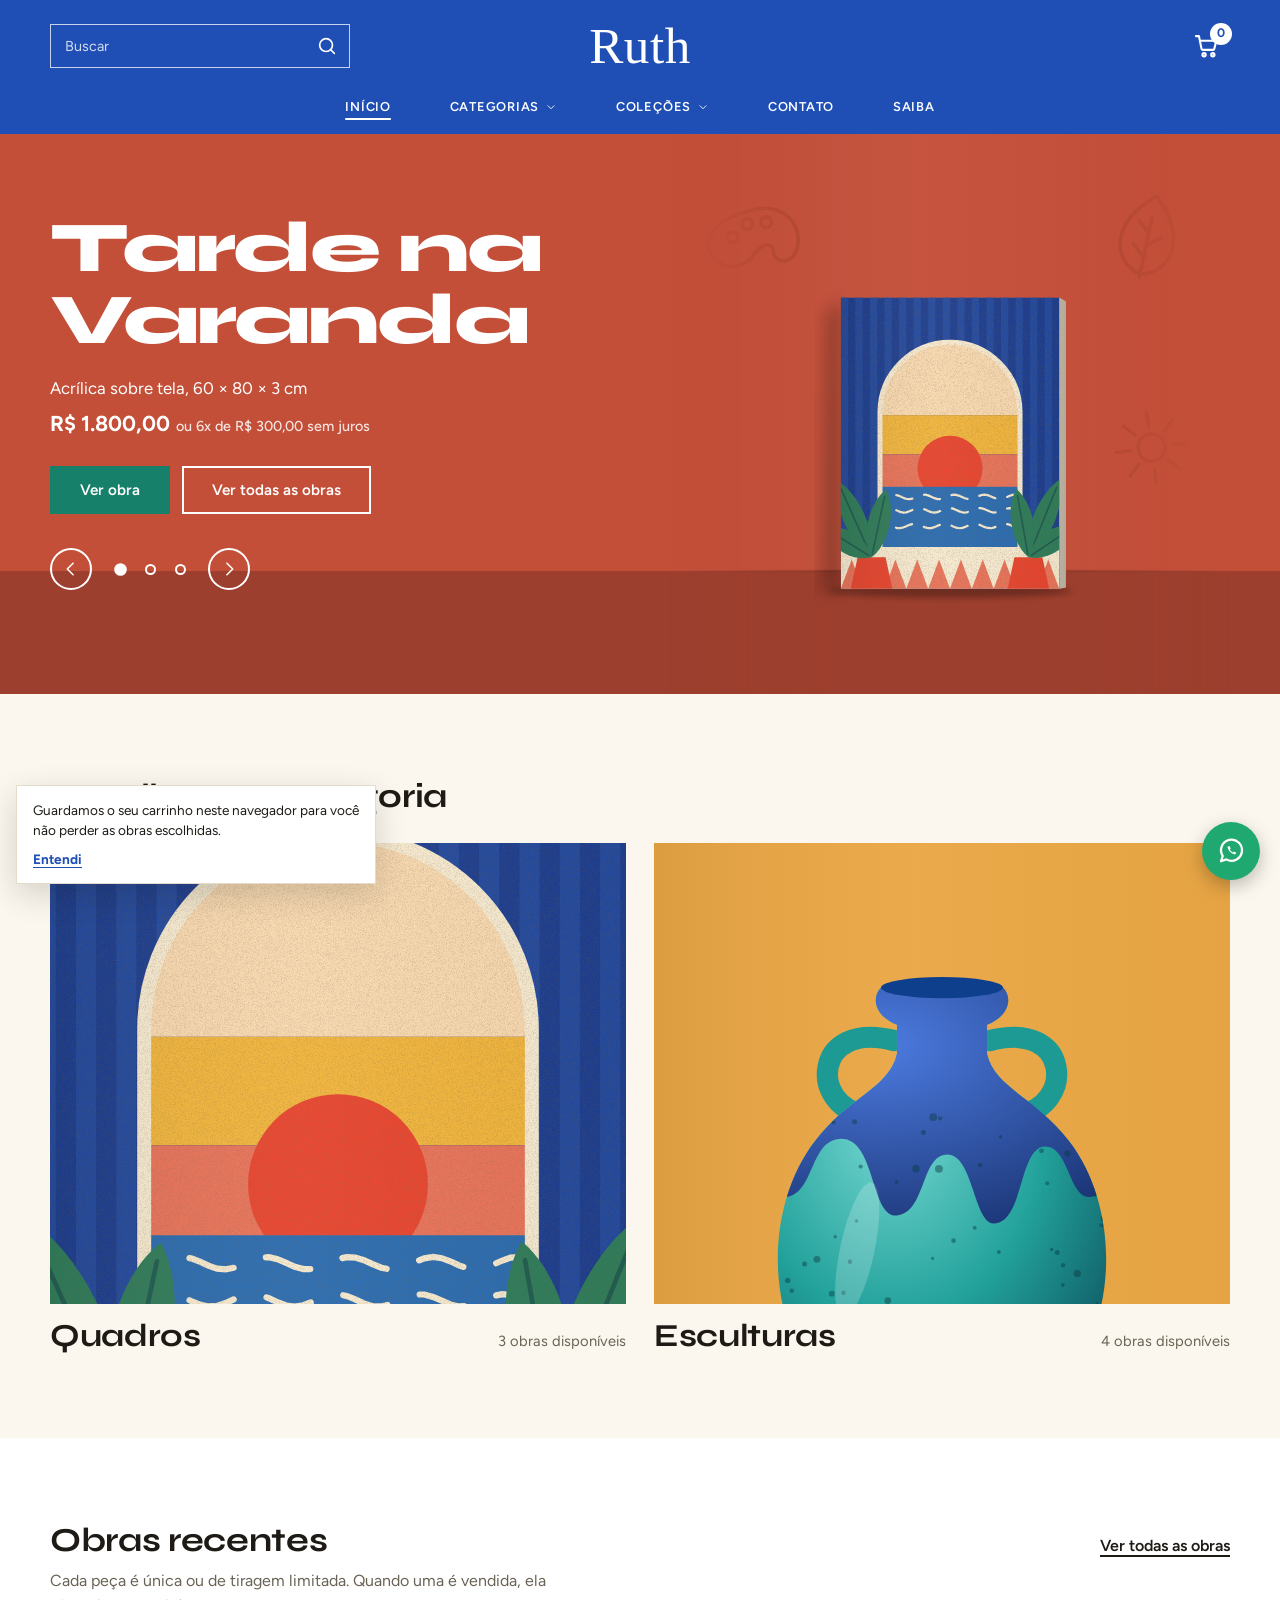
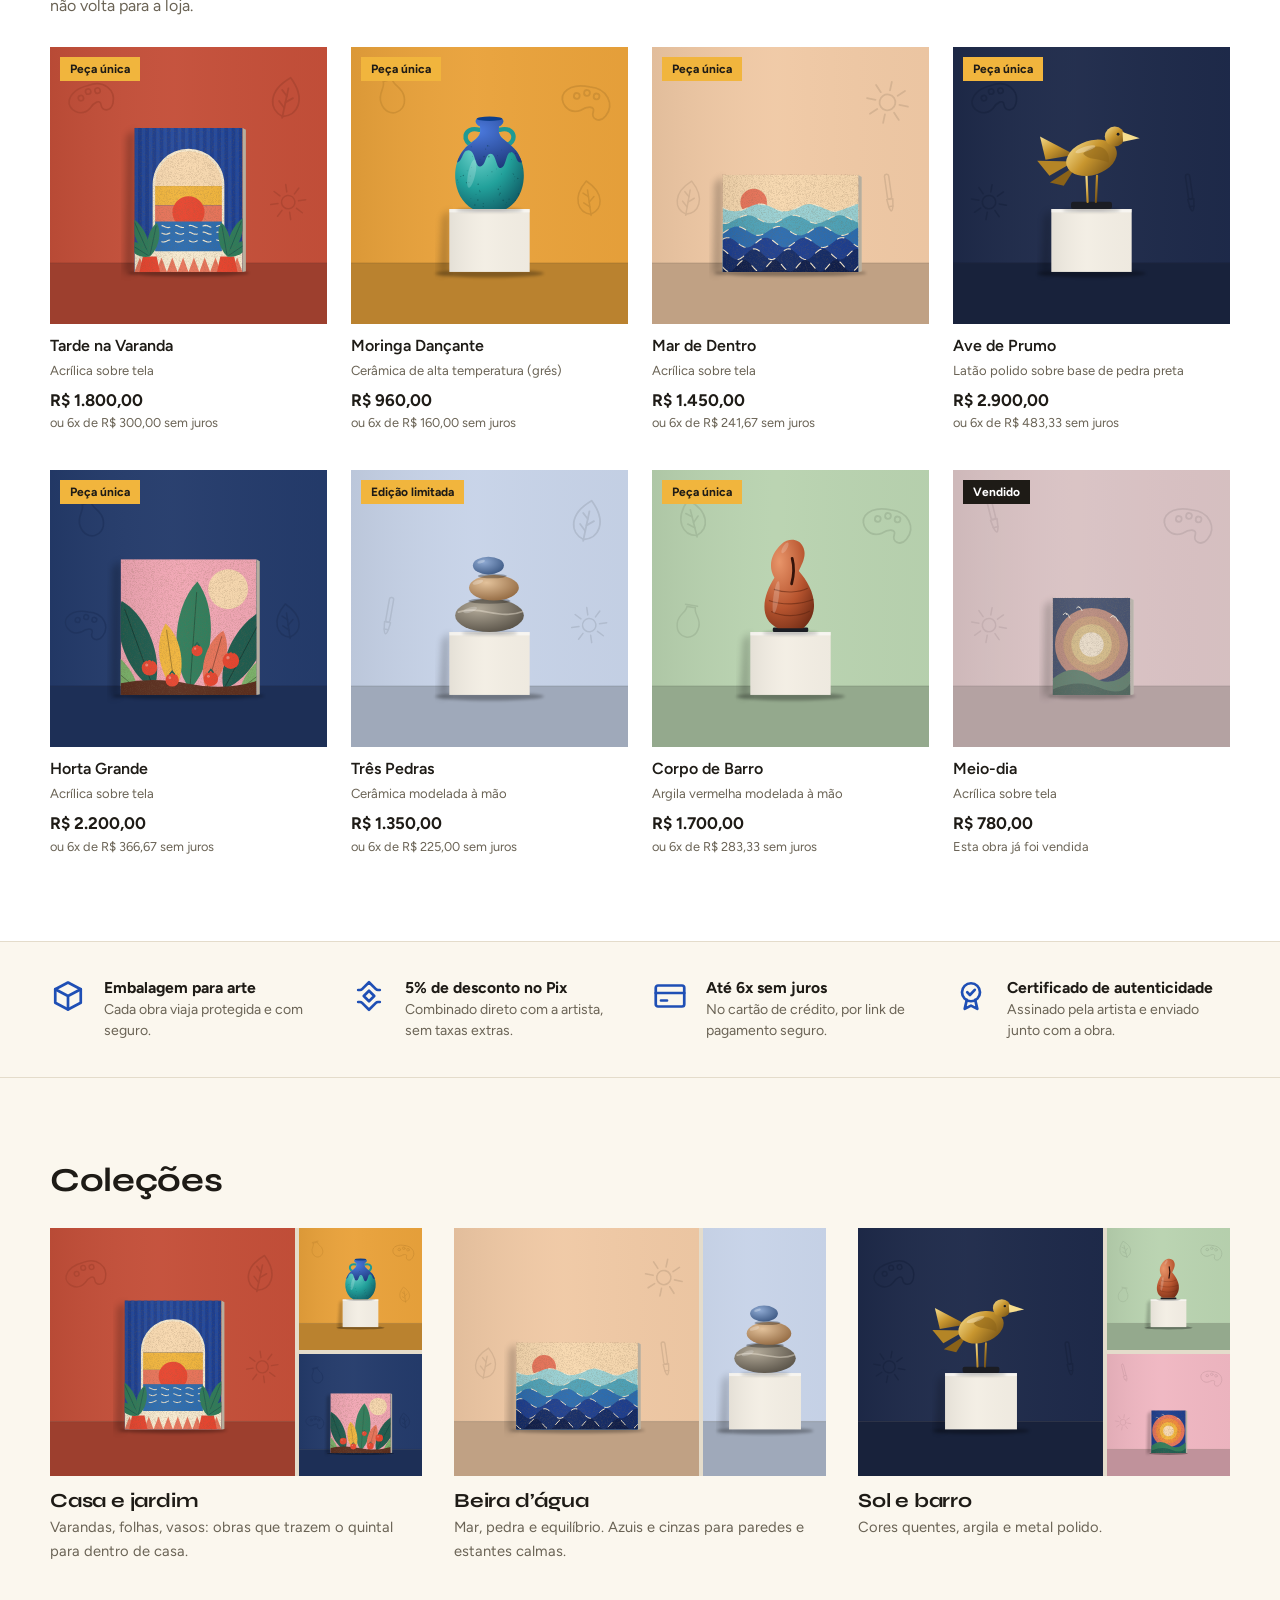
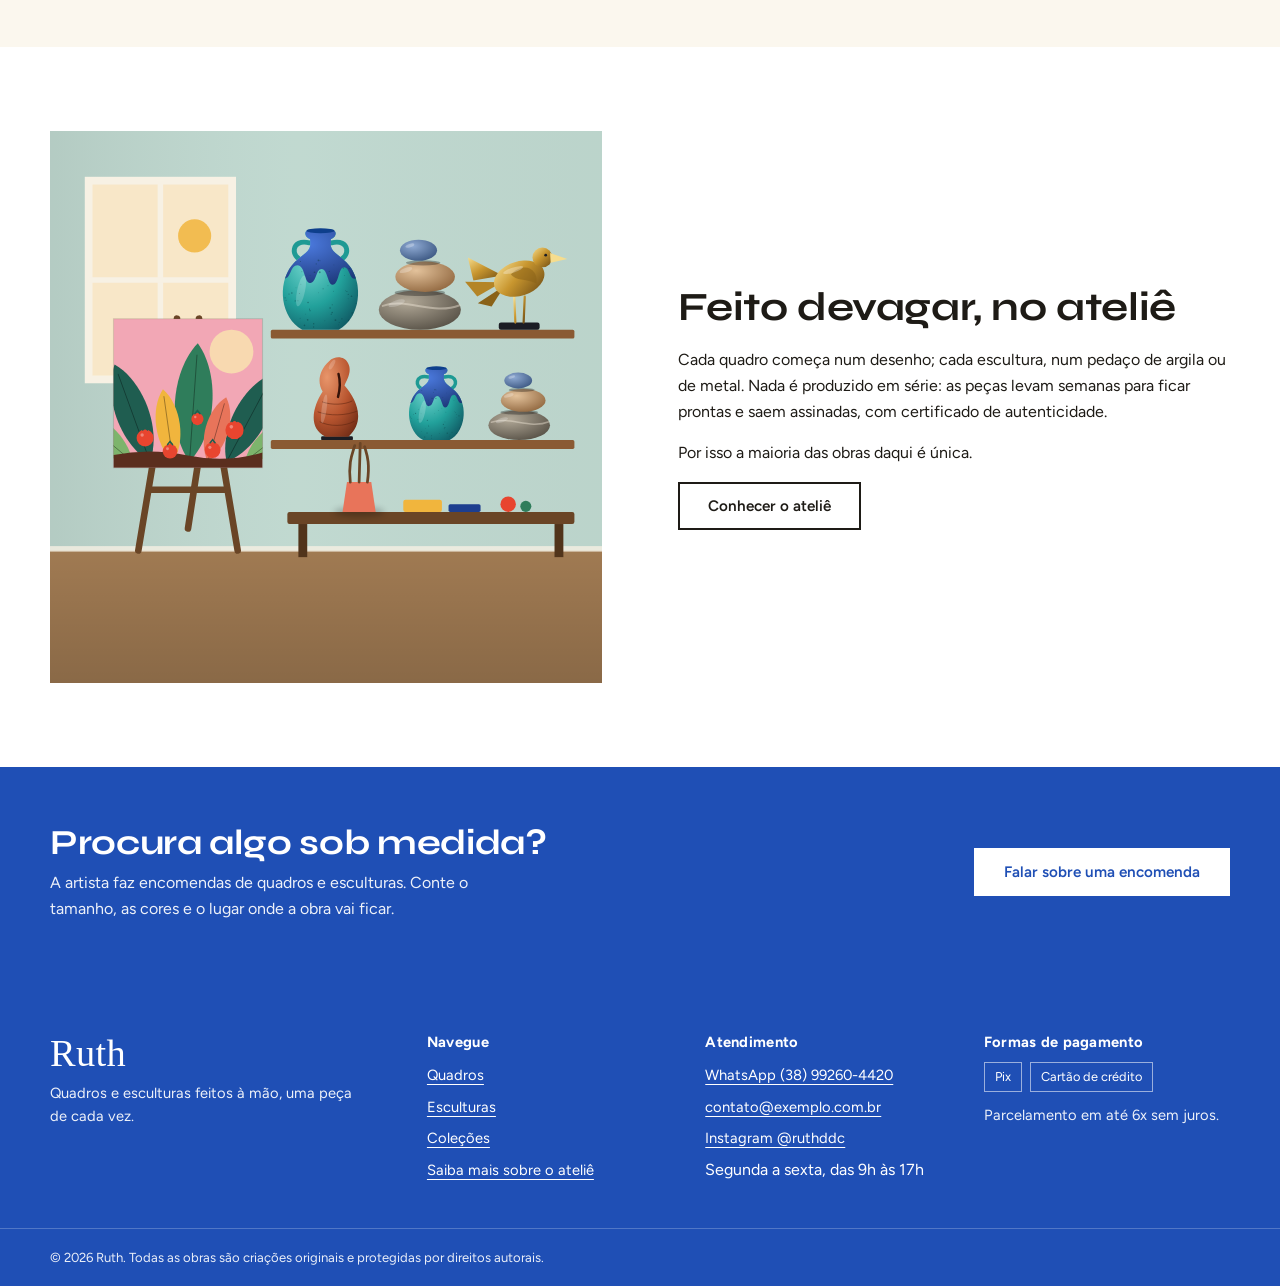
<file: index.html>
<!doctype html>
<html lang="pt-BR">
<head>
<meta charset="utf-8">
<meta name="viewport" content="width=device-width, initial-scale=1">
<title> Ruth | Quadros e esculturas feitos à mão</title>
<meta name="description" content="Quadros e esculturas originais, feitos à mão. Peças únicas com certificado de autenticidade e envio para todo o Brasil.">
<link rel="icon" href="assets/favicon.svg" type="image/svg+xml">
<link rel="preconnect" href="https://fonts.googleapis.com">
<link rel="preconnect" href="https://fonts.gstatic.com" crossorigin>
<link href="https://fonts.googleapis.com/css2?family=Chewy&family=Figtree:wght@400;500;600;700&family=Syne:wght@600;700;800&display=swap" rel="stylesheet">
<link rel="stylesheet" href="css/style.css">
</head>
<body data-pagina="inicio">

<main id="conteudo">
  <h1 class="so-leitor"><span data-nome></span>: quadros e esculturas feitos à mão</h1>
  <noscript><p style="padding:32px;text-align:center">Para ver as obras e usar o carrinho, ative o JavaScript do seu navegador.</p></noscript>

  <section class="hero" id="hero" aria-label="Obras em destaque"></section>

  <section class="secao">
    <div class="container">
      <div class="secao__topo"><h2 class="secao__titulo">Escolha por categoria</h2></div>
      <div class="tiles" id="tiles"></div>
    </div>
  </section>

  <section class="secao secao--papel">
    <div class="container">
      <div class="secao__topo">
        <div>
          <h2 class="secao__titulo">Obras recentes</h2>
          <p class="secao__sub">Cada peça é única ou de tiragem limitada. Quando uma é vendida, ela não volta para a loja.</p>
        </div>
        <a class="link" href="loja.html">Ver todas as obras</a>
      </div>
      <div class="grade" id="recentes"></div>
    </div>
  </section>

  <section class="secao secao--filete" style="padding-block:36px">
    <div class="container"><div class="vantagens" id="vantagens"></div></div>
  </section>

  <section class="secao secao--filete" id="colecoes">
    <div class="container">
      <div class="secao__topo"><h2 class="secao__titulo">Coleções</h2></div>
      <div class="colecoes" id="lista-colecoes"></div>
    </div>
  </section>

  <section class="secao secao--papel">
    <div class="container duas-col">
      <div class="duas-col__img"><img src="assets/obras/atelie.svg" alt="Ilustração do ateliê: um cavalete com uma tela, prateleiras com cerâmicas e uma mesa de trabalho" width="800" height="800" loading="lazy"></div>
      <div class="texto-corrido">
        <h2>Feito devagar, no ateliê</h2>
        <p>Cada quadro começa num desenho; cada escultura, num pedaço de argila ou de metal. Nada é produzido em série: as peças levam semanas para ficar prontas e saem assinadas, com certificado de autenticidade.</p>
        <p>Por isso a maioria das obras daqui é única.</p>
        <a class="btn btn--vazado" href="sobre.html">Conhecer o ateliê</a>
      </div>
    </div>
  </section>

  <section class="faixa">
    <div class="container faixa__grade">
      <div>
        <h2>Procura algo sob medida?</h2>
        <p>A artista faz encomendas de quadros e esculturas. Conte o tamanho, as cores e o lugar onde a obra vai ficar.</p>
      </div>
      <a class="btn" href="contato.html?assunto=Encomenda%20sob%20medida">Falar sobre uma encomenda</a>
    </div>
  </section>
</main>

<script src="js/config.js"></script>
<script src="js/produtos.js"></script>
<script src="js/app.js"></script>
</body>
</html>
</file>
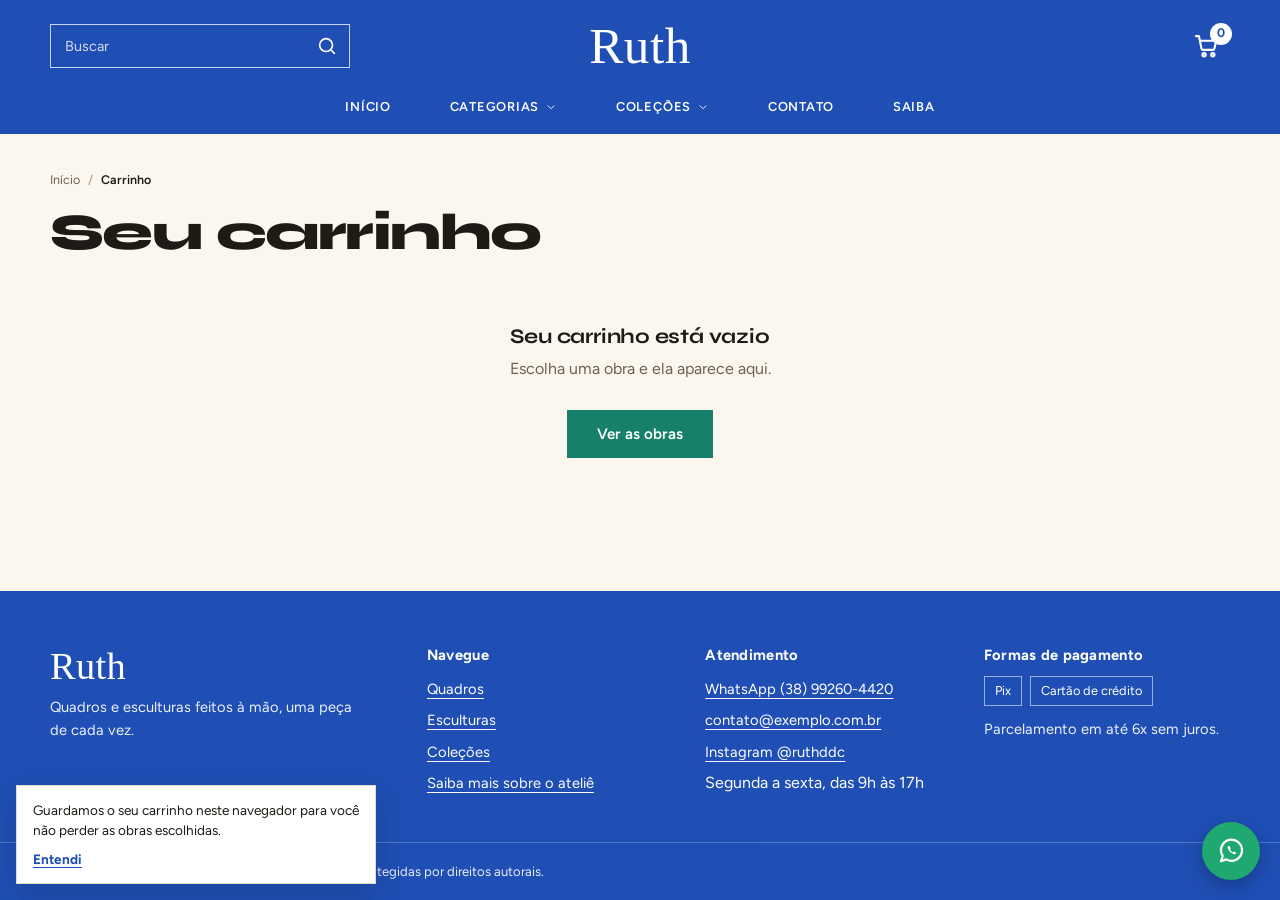
<file: carrinho.html>
<!doctype html>
<html lang="pt-BR">
<head>
<meta charset="utf-8">
<meta name="viewport" content="width=device-width, initial-scale=1">
<title>Carrinho | Ruth </title>
<meta name="description" content="Revise as obras escolhidas e envie o pedido pelo WhatsApp.">
<link rel="icon" href="assets/favicon.svg" type="image/svg+xml">
<link rel="preconnect" href="https://fonts.googleapis.com">
<link rel="preconnect" href="https://fonts.gstatic.com" crossorigin>
<link href="https://fonts.googleapis.com/css2?family=Chewy&family=Figtree:wght@400;500;600;700&family=Syne:wght@600;700;800&display=swap" rel="stylesheet">
<link rel="stylesheet" href="css/style.css">
</head>
<body data-pagina="carrinho">

<main id="conteudo">
  <div class="container cabeca-pagina">
    <nav class="migalhas" aria-label="Você está em"><ol><li><a href="index.html">Início</a></li><li aria-current="page">Carrinho</li></ol></nav>
    <h1>Seu carrinho</h1>
  </div>
  <noscript><p style="padding:32px;text-align:center">Para ver as obras e usar o carrinho, ative o JavaScript do seu navegador.</p></noscript>
  <div class="container">
    <div id="carrinho-vazio" class="vazio" hidden>
      <h2>Seu carrinho está vazio</h2>
      <p>Escolha uma obra e ela aparece aqui.</p>
      <a class="btn" href="loja.html">Ver as obras</a>
    </div>

    <div id="carrinho-conteudo" class="carrinho" hidden>
      <div>
        <div class="carrinho__itens" id="itens"></div>
        <p style="margin-top:12px"><button type="button" class="item__tirar" id="esvaziar">Esvaziar carrinho</button></p>
      </div>

      <aside class="carrinho__resumo" aria-label="Resumo do pedido">
        <h2>Resumo do pedido</h2>
        <div id="resumo"></div>
        <p class="nota nota--caixa">Cada peça é única. A reserva só vale depois que a artista confirmar o pedido pelo WhatsApp, junto com o frete e a forma de pagamento.</p>

        <form id="pedido" class="form" novalidate>
          <div class="campo">
            <label for="nome">Seu nome</label>
            <input id="nome" name="nome" autocomplete="name" required>
          </div>
          <div class="campo">
            <label for="cep-pedido">CEP para o frete <small>(opcional)</small></label>
            <input id="cep-pedido" name="cep" inputmode="numeric" autocomplete="postal-code" maxlength="9" placeholder="00000-000">
          </div>
          <div class="campo">
            <fieldset>
              <legend>Como prefere pagar?</legend>
              <label class="opcao"><input type="radio" name="pagamento" value="Pix"> Pix</label>
              <label class="opcao"><input type="radio" name="pagamento" value="Cartão de crédito"> Cartão de crédito</label>
              <label class="opcao"><input type="radio" name="pagamento" value="Ainda não decidi" checked> Ainda não decidi</label>
            </fieldset>
          </div>
          <div class="campo">
            <label for="obs">Observações <small>(opcional)</small></label>
            <textarea id="obs" name="obs" rows="3"></textarea>
          </div>
          <p class="erro" id="erro-pedido" role="alert"></p>
          <button class="btn btn--cheio" type="submit">Enviar pedido pelo WhatsApp</button>
          <button class="btn btn--vazado btn--cheio" type="button" id="copiar-pedido">Copiar pedido</button>
          <p id="pedido-enviado" class="ok-msg" tabindex="-1" hidden>O WhatsApp abriu com o seu pedido. É só enviar a mensagem: a artista responde com o frete e a forma de pagar.</p>
        </form>
      </aside>
    </div>
  </div>
</main>

<script src="js/config.js"></script>
<script src="js/produtos.js"></script>
<script src="js/app.js"></script>
</body>
</html>
</file>
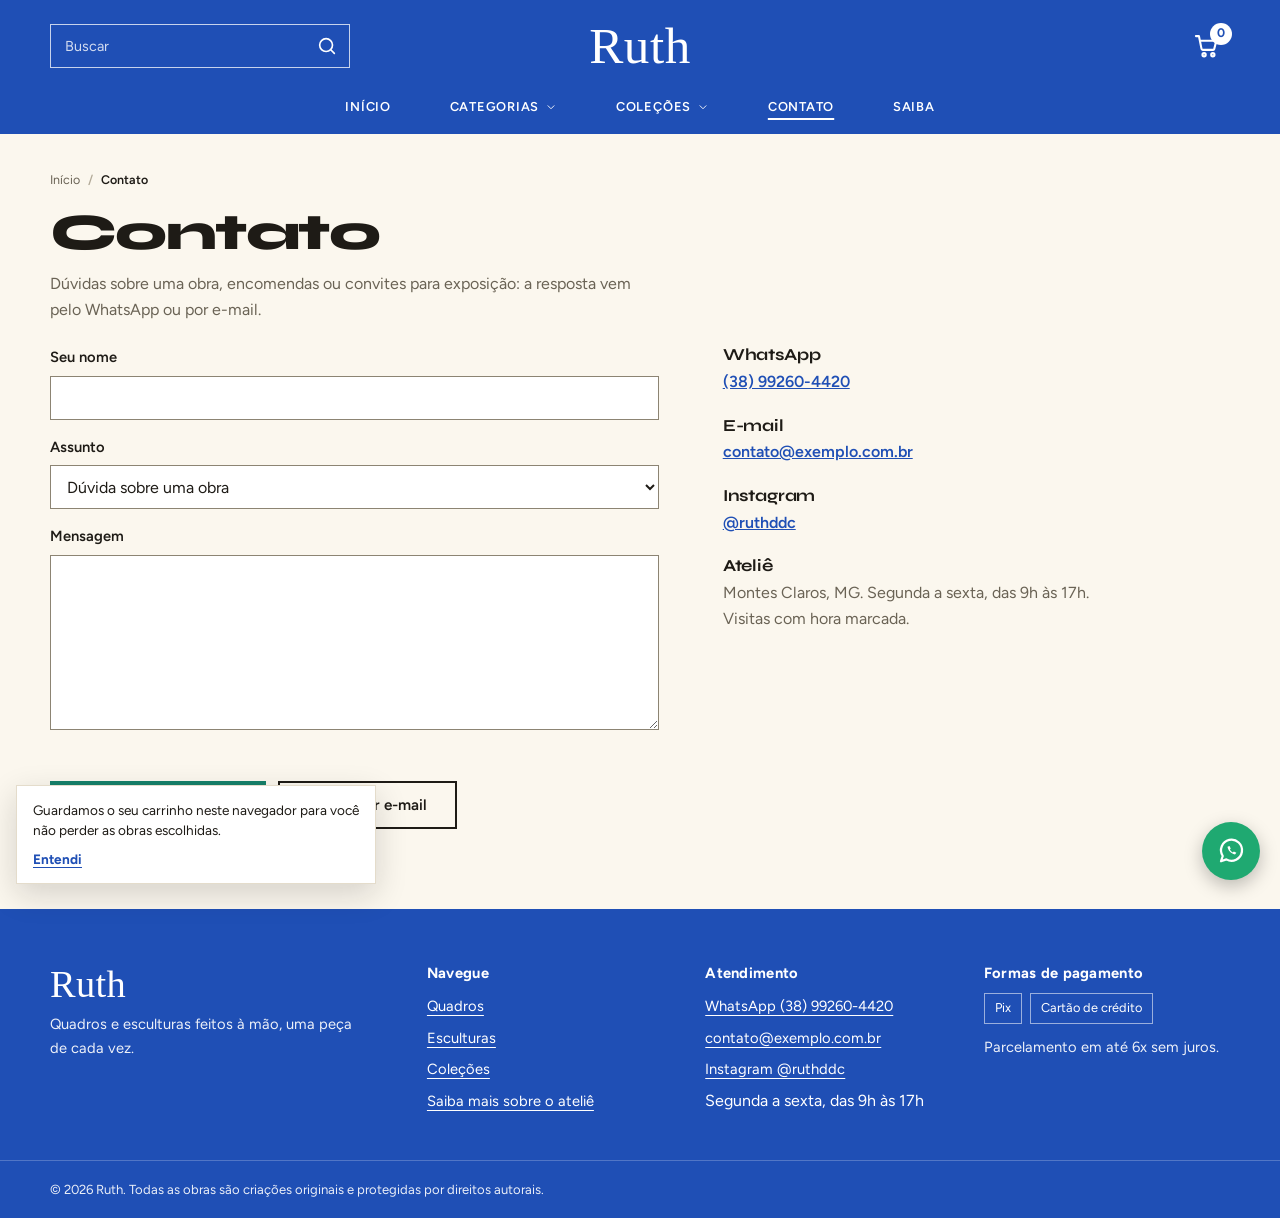
<file: contato.html>
<!doctype html>
<html lang="pt-BR">
<head>
<meta charset="utf-8">
<meta name="viewport" content="width=device-width, initial-scale=1">
<title>Contato | Ruth</title>
<meta name="description" content="Tire dúvidas sobre uma obra, peça uma encomenda ou fale com a artista.">
<link rel="icon" href="assets/favicon.svg" type="image/svg+xml">
<link rel="preconnect" href="https://fonts.googleapis.com">
<link rel="preconnect" href="https://fonts.gstatic.com" crossorigin>
<link href="https://fonts.googleapis.com/css2?family=Chewy&family=Figtree:wght@400;500;600;700&family=Syne:wght@600;700;800&display=swap" rel="stylesheet">
<link rel="stylesheet" href="css/style.css">
</head>
<body data-pagina="contato">

<main id="conteudo">
  <div class="container cabeca-pagina">
    <nav class="migalhas" aria-label="Você está em"><ol><li><a href="index.html">Início</a></li><li aria-current="page">Contato</li></ol></nav>
    <h1>Contato</h1>
    <p>Dúvidas sobre uma obra, encomendas ou convites para exposição: a resposta vem pelo WhatsApp ou por e-mail.</p>
  </div>
  <noscript><p style="padding:32px;text-align:center">Para ver as obras e usar o carrinho, ative o JavaScript do seu navegador.</p></noscript>
  <div class="container contato">
    <form id="contato-form" class="form" novalidate>
      <div class="campo">
        <label for="c-nome">Seu nome</label>
        <input id="c-nome" name="nome" autocomplete="name" required>
      </div>
      <div class="campo">
        <label for="c-assunto">Assunto</label>
        <select id="c-assunto" name="assunto">
          <option>Dúvida sobre uma obra</option>
          <option>Encomenda sob medida</option>
          <option>Exposições e parcerias</option>
          <option>Outro assunto</option>
        </select>
      </div>
      <div class="campo">
        <label for="c-mensagem">Mensagem</label>
        <textarea id="c-mensagem" name="mensagem" rows="6" required></textarea>
      </div>
      <p class="erro" id="erro-contato" role="alert"></p>
      <div class="acoes-form">
        <button class="btn" type="submit">Enviar pelo WhatsApp</button>
        <button class="btn btn--vazado" type="button" id="enviar-email">Enviar por e-mail</button>
      </div>
    </form>

    <aside class="contato__canais" aria-label="Outros canais">
      <div class="canal"><h3>WhatsApp</h3><p><a id="canal-zap" href="#" target="_blank" rel="noopener"></a></p></div>
      <div class="canal"><h3>E-mail</h3><p><a id="canal-email" href="#"></a></p></div>
      <div class="canal"><h3>Instagram</h3><p><a id="canal-insta" href="#" target="_blank" rel="noopener"></a></p></div>
      <div class="canal"><h3>Ateliê</h3><p id="canal-local"></p><p>Visitas com hora marcada.</p></div>
    </aside>
  </div>
</main>

<script src="js/config.js"></script>
<script src="js/produtos.js"></script>
<script src="js/app.js"></script>
</body>
</html>
</file>
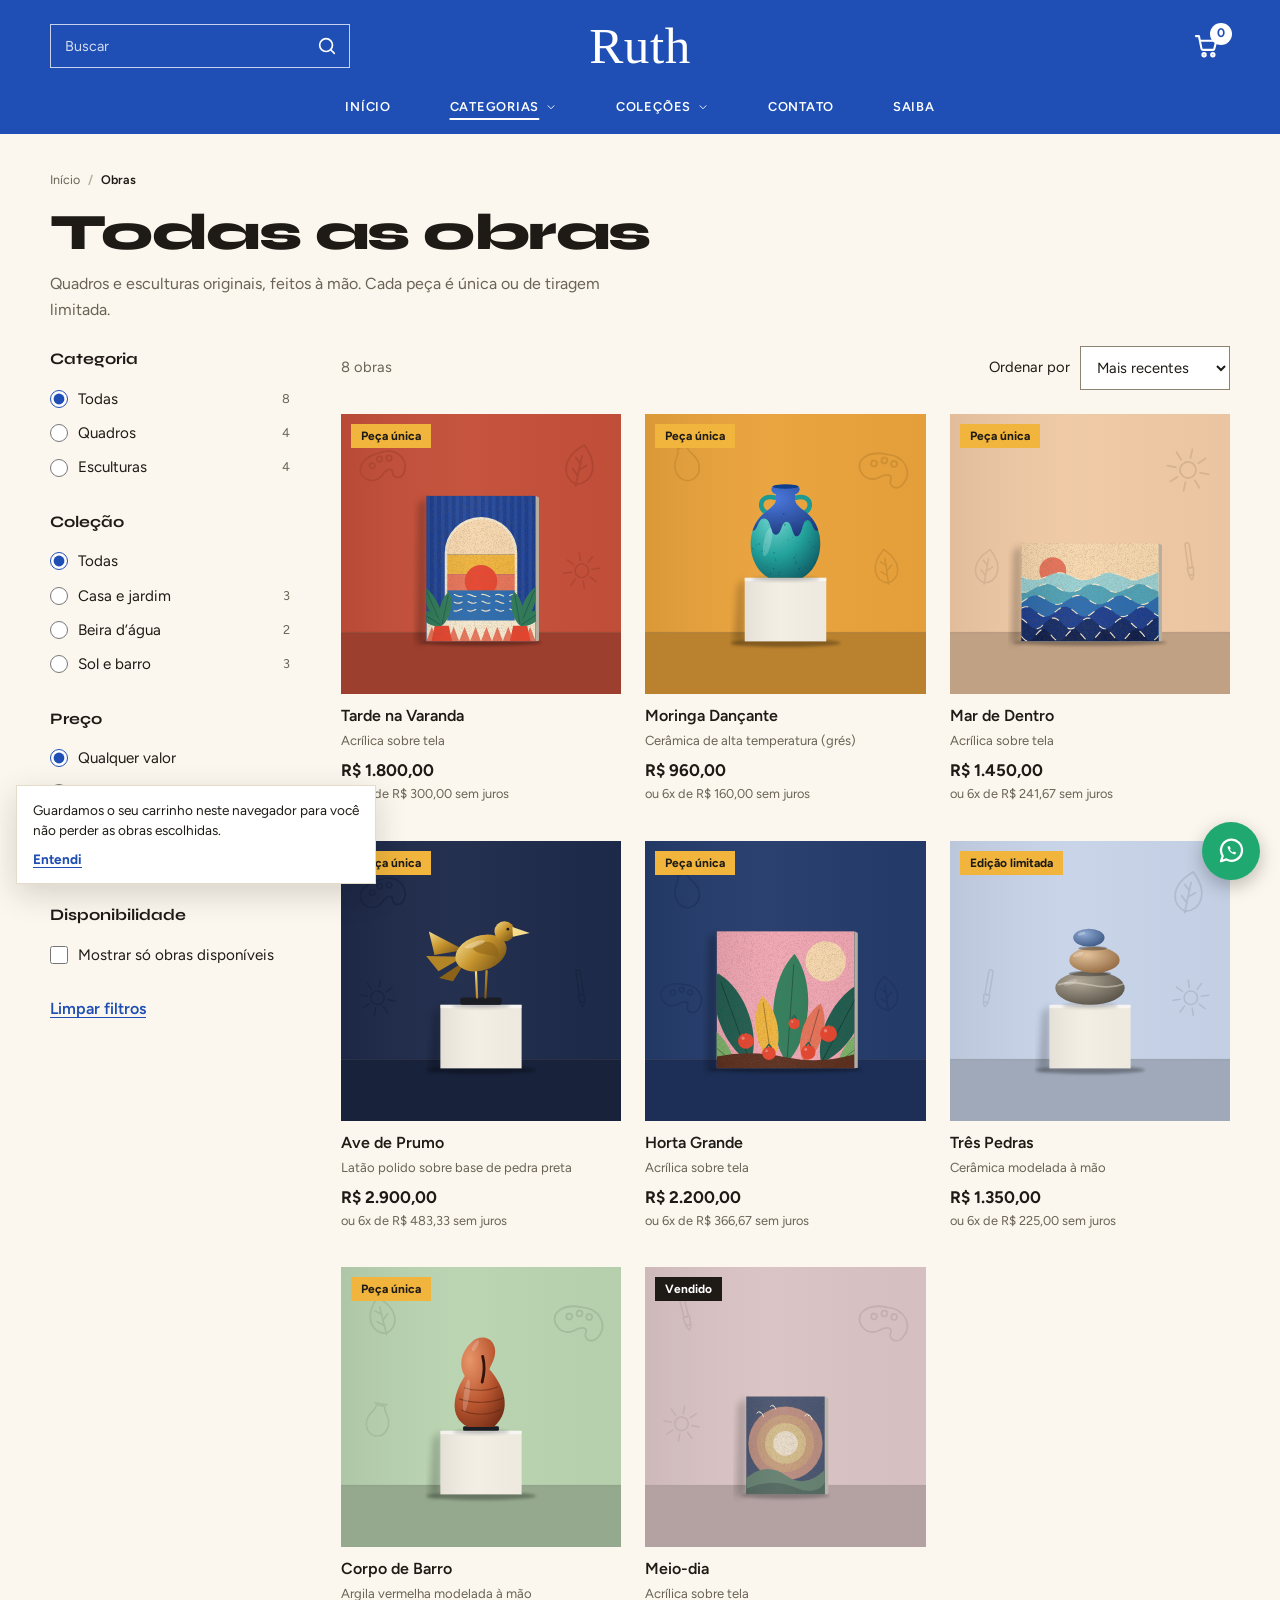
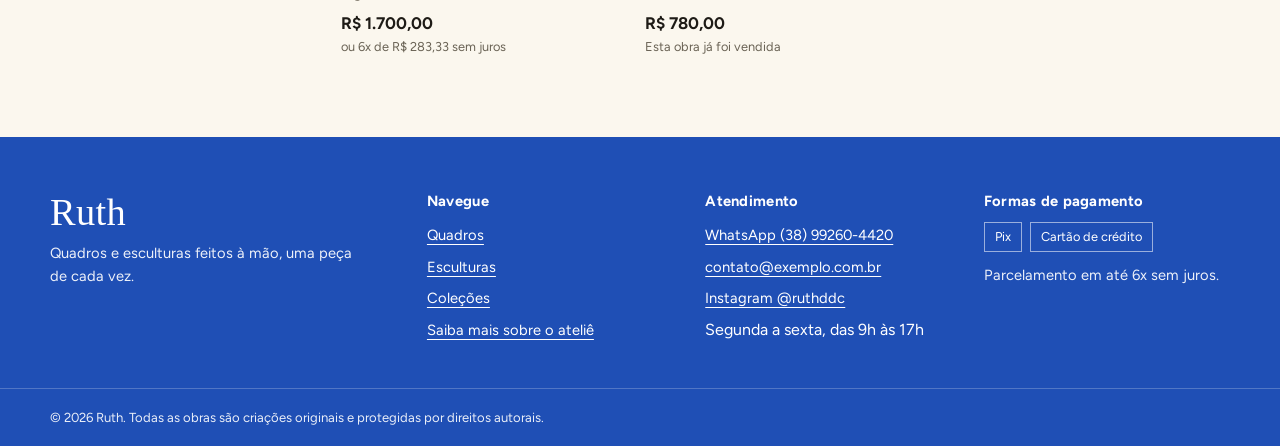
<file: loja.html>
<!doctype html>
<html lang="pt-BR">
<head>
<meta charset="utf-8">
<meta name="viewport" content="width=device-width, initial-scale=1">
<title>Obras |Ruth </title>
<meta name="description" content="Quadros e esculturas originais para comprar online.">
<link rel="icon" href="assets/favicon.svg" type="image/svg+xml">
<link rel="preconnect" href="https://fonts.googleapis.com">
<link rel="preconnect" href="https://fonts.gstatic.com" crossorigin>
<link href="https://fonts.googleapis.com/css2?family=Chewy&family=Figtree:wght@400;500;600;700&family=Syne:wght@600;700;800&display=swap" rel="stylesheet">
<link rel="stylesheet" href="css/style.css">
</head>
<body data-pagina="loja">

<main id="conteudo">
  <div class="container cabeca-pagina">
    <nav class="migalhas" id="trilha" aria-label="Você está em"></nav>
    <h1 id="titulo">Todas as obras</h1>
    <p id="subtitulo"></p>
  </div>
  <noscript><p style="padding:32px;text-align:center">Para ver as obras e usar o carrinho, ative o JavaScript do seu navegador.</p></noscript>
  <div class="container loja">
    <form id="filtros" class="filtros" aria-label="Filtros" onsubmit="return false"></form>
    <div class="loja__conteudo">
      <div class="loja__barra">
        <div style="display:flex;align-items:center;gap:16px">
          <button type="button" class="btn btn--vazado loja__filtrar" data-abrir-filtros>Filtrar</button>
          <span class="loja__n" id="total" aria-live="polite"></span>
        </div>
        <label class="ordenar">Ordenar por
          <select id="ordem">
            <option value="recentes">Mais recentes</option>
            <option value="menor">Menor preço</option>
            <option value="maior">Maior preço</option>
            <option value="az">Nome, de A a Z</option>
          </select>
        </label>
      </div>
      <div id="grade" class="grade grade--3"></div>
    </div>
  </div>
  <div class="menu__fundo" data-fundo-filtros hidden></div>
</main>

<script src="js/config.js"></script>
<script src="js/produtos.js"></script>
<script src="js/app.js"></script>
</body>
</html>
</file>
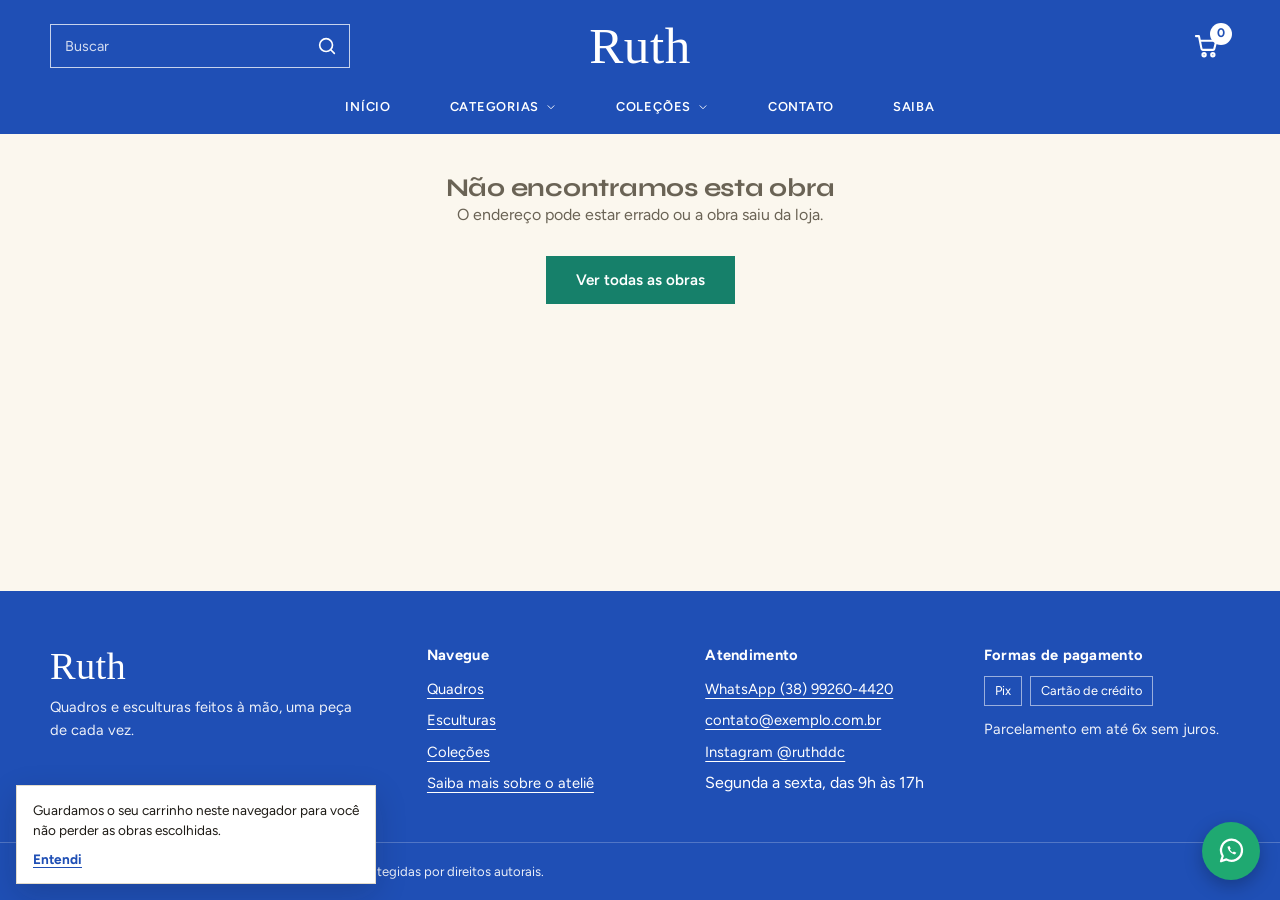
<file: produto.html>
<!doctype html>
<html lang="pt-BR">
<head>
<meta charset="utf-8">
<meta name="viewport" content="width=device-width, initial-scale=1">
<title>Obra | Ruth </title>
<meta name="description" content="Quadros e esculturas originais.">
<link rel="icon" href="assets/favicon.svg" type="image/svg+xml">
<link rel="preconnect" href="https://fonts.googleapis.com">
<link rel="preconnect" href="https://fonts.gstatic.com" crossorigin>
<link href="https://fonts.googleapis.com/css2?family=Chewy&family=Figtree:wght@400;500;600;700&family=Syne:wght@600;700;800&display=swap" rel="stylesheet">
<link rel="stylesheet" href="css/style.css">
</head>
<body data-pagina="obra">

<main id="conteudo">
  <noscript><p style="padding:32px;text-align:center">Para ver as obras e usar o carrinho, ative o JavaScript do seu navegador.</p></noscript>
  <div id="obra"></div>
</main>

<script src="js/config.js"></script>
<script src="js/produtos.js"></script>
<script src="js/app.js"></script>
</body>
</html>
</file>
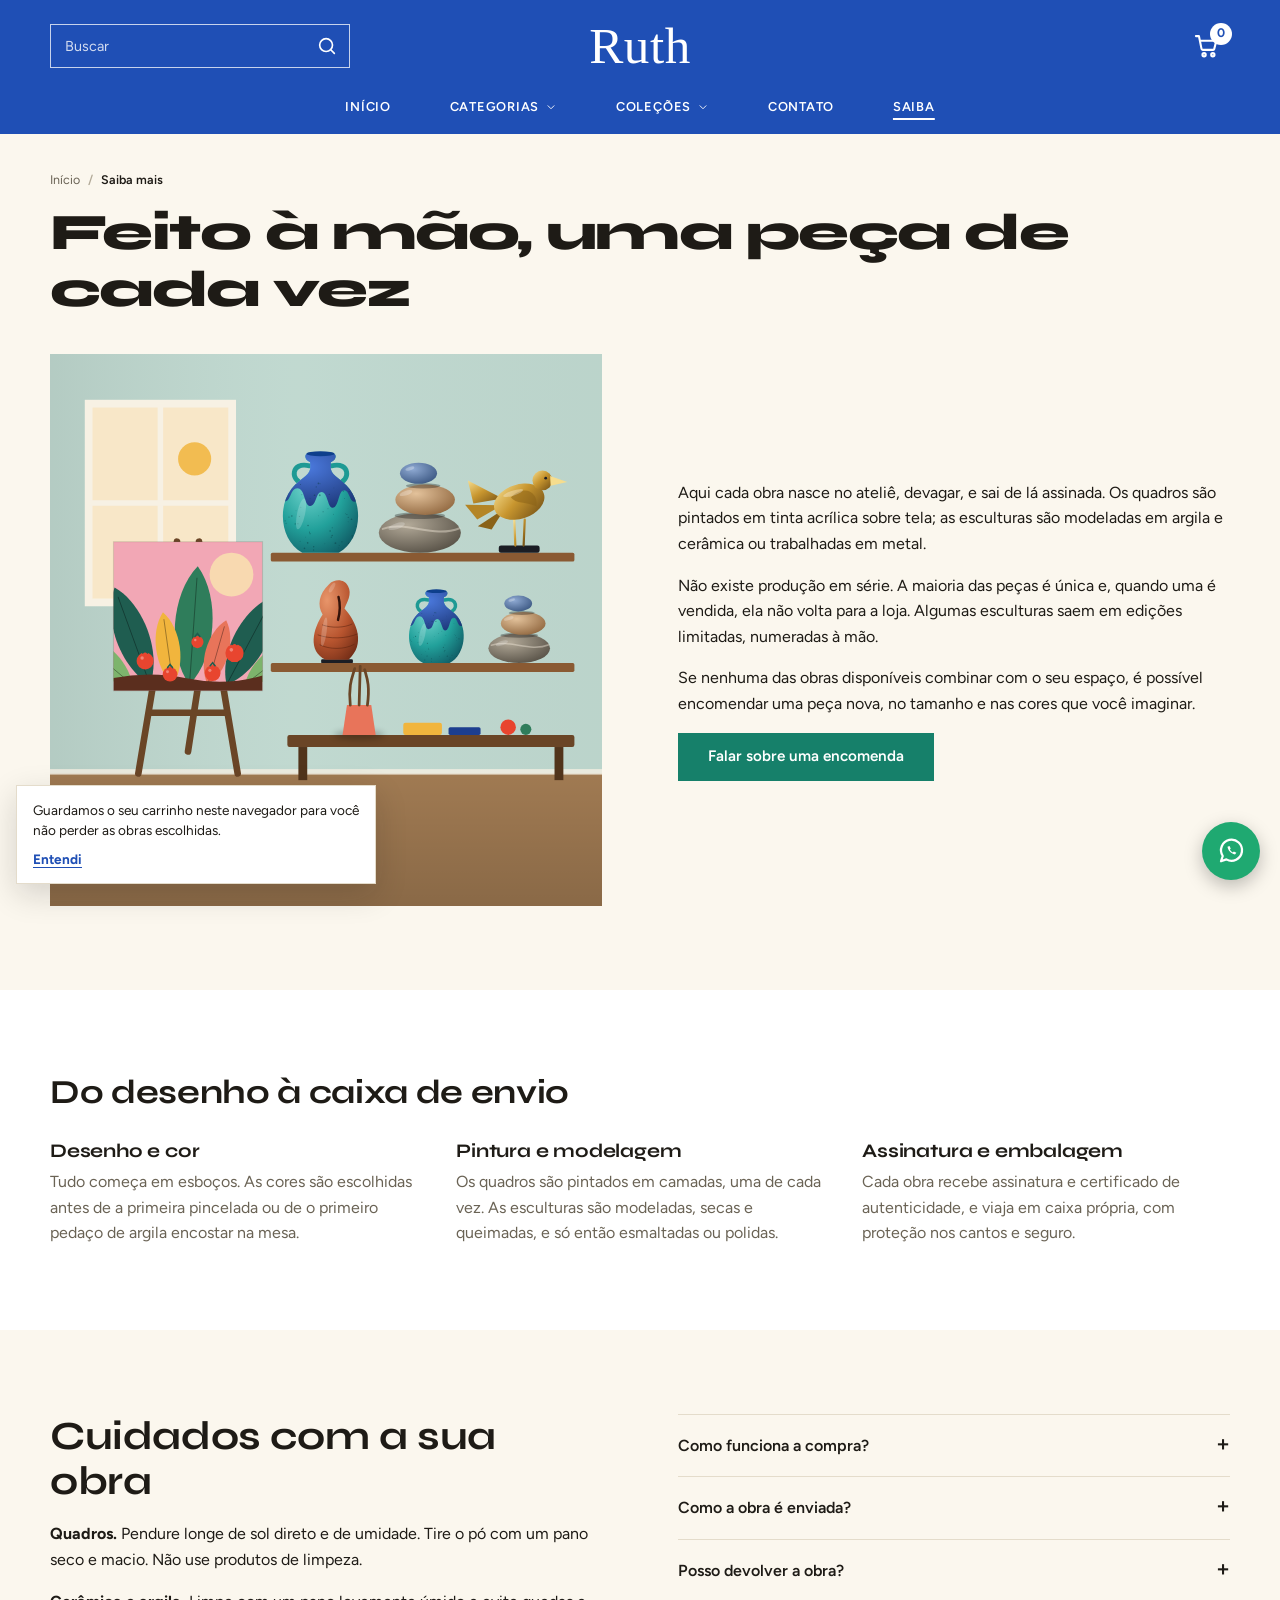
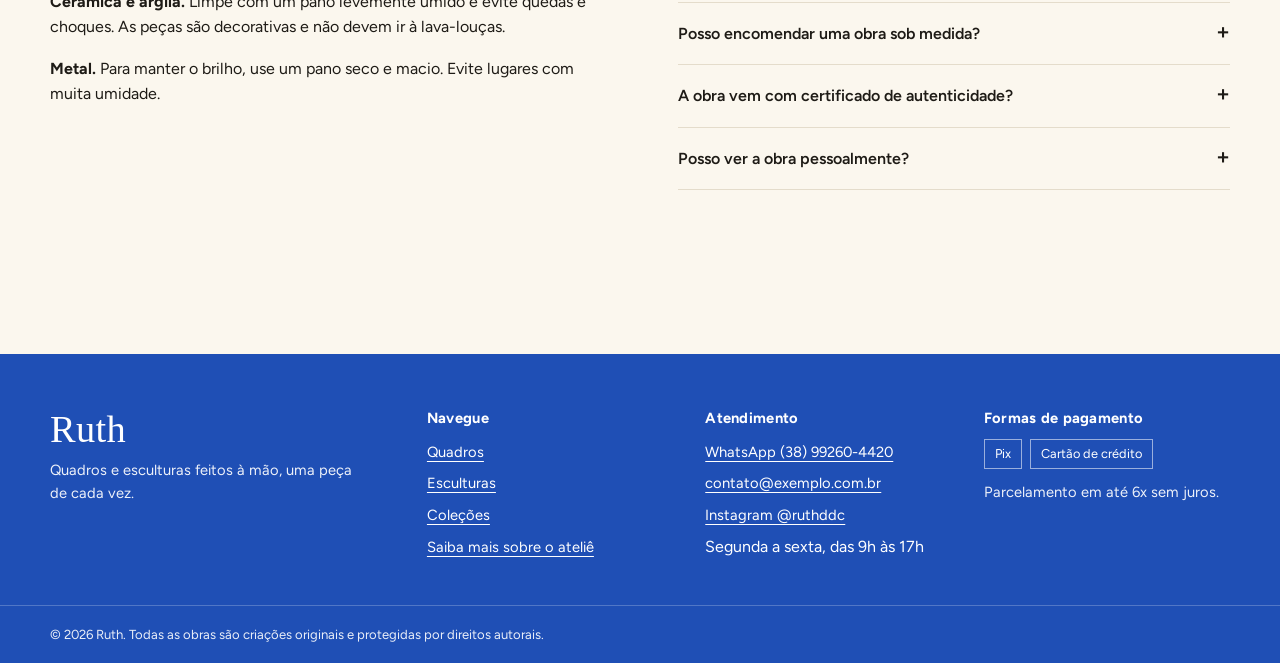
<file: sobre.html>
<!doctype html>
<html lang="pt-BR">
<head>
<meta charset="utf-8">
<meta name="viewport" content="width=device-width, initial-scale=1">
<title>Saiba mais | Ruth </title>
<meta name="description" content="Como as obras são feitas, como funciona o envio e respostas para as dúvidas mais comuns.">
<link rel="icon" href="assets/favicon.svg" type="image/svg+xml">
<link rel="preconnect" href="https://fonts.googleapis.com">
<link rel="preconnect" href="https://fonts.gstatic.com" crossorigin>
<link href="https://fonts.googleapis.com/css2?family=Chewy&family=Figtree:wght@400;500;600;700&family=Syne:wght@600;700;800&display=swap" rel="stylesheet">
<link rel="stylesheet" href="css/style.css">
</head>
<body data-pagina="sobre">

<main id="conteudo" class="pagina-texto">
  <div class="container cabeca-pagina">
    <nav class="migalhas" aria-label="Você está em"><ol><li><a href="index.html">Início</a></li><li aria-current="page">Saiba mais</li></ol></nav>
    <h1>Feito à mão, uma peça de cada vez</h1>
  </div>

  <section class="secao" style="padding-top:12px">
    <div class="container duas-col">
      <div class="duas-col__img"><img src="assets/obras/atelie.svg" alt="Ilustração do ateliê: um cavalete com uma tela, prateleiras com cerâmicas e uma mesa de trabalho" width="800" height="800"></div>
      <div class="texto-corrido">
        <!-- EDITE: troque este texto pela história da artista -->
        <p>Aqui cada obra nasce no ateliê, devagar, e sai de lá assinada. Os quadros são pintados em tinta acrílica sobre tela; as esculturas são modeladas em argila e cerâmica ou trabalhadas em metal.</p>
        <p>Não existe produção em série. A maioria das peças é única e, quando uma é vendida, ela não volta para a loja. Algumas esculturas saem em edições limitadas, numeradas à mão.</p>
        <p>Se nenhuma das obras disponíveis combinar com o seu espaço, é possível encomendar uma peça nova, no tamanho e nas cores que você imaginar.</p>
        <a class="btn" href="contato.html?assunto=Encomenda%20sob%20medida">Falar sobre uma encomenda</a>
      </div>
    </div>
  </section>

  <section class="secao secao--papel">
    <div class="container">
      <div class="secao__topo"><h2 class="secao__titulo">Do desenho à caixa de envio</h2></div>
      <div class="passos">
        <div class="passo"><h3>Desenho e cor</h3><p>Tudo começa em esboços. As cores são escolhidas antes de a primeira pincelada ou de o primeiro pedaço de argila encostar na mesa.</p></div>
        <div class="passo"><h3>Pintura e modelagem</h3><p>Os quadros são pintados em camadas, uma de cada vez. As esculturas são modeladas, secas e queimadas, e só então esmaltadas ou polidas.</p></div>
        <div class="passo"><h3>Assinatura e embalagem</h3><p>Cada obra recebe assinatura e certificado de autenticidade, e viaja em caixa própria, com proteção nos cantos e seguro.</p></div>
      </div>
    </div>
  </section>

  <section class="secao">
    <div class="container duas-col" style="align-items:start">
      <div class="texto-corrido">
        <h2>Cuidados com a sua obra</h2>
        <p><b>Quadros.</b> Pendure longe de sol direto e de umidade. Tire o pó com um pano seco e macio. Não use produtos de limpeza.</p>
        <p><b>Cerâmica e argila.</b> Limpe com um pano levemente úmido e evite quedas e choques. As peças são decorativas e não devem ir à lava-louças.</p>
        <p><b>Metal.</b> Para manter o brilho, use um pano seco e macio. Evite lugares com muita umidade.</p>
      </div>
      <div class="faq" id="duvidas">
        <details><summary>Como funciona a compra?</summary><p>Você escolhe as obras, envia o pedido pelo WhatsApp e a artista confirma a disponibilidade, calcula o frete e combina o pagamento por Pix ou por link de cartão. Como as peças são únicas, a reserva só vale depois dessa confirmação.</p></details>
        <details><summary>Como a obra é enviada?</summary><p>Em caixa própria para arte, com proteção nos cantos e nas superfícies, e seguro contra extravio e danos. Você recebe o código de rastreio assim que o pacote sai do ateliê.</p></details>
        <details><summary>Posso devolver a obra?</summary><p>Sim. Pelo Código de Defesa do Consumidor, você tem 7 dias a partir do recebimento para desistir de uma compra feita pela internet. Basta avisar a artista; a obra precisa voltar nas mesmas condições em que chegou.</p></details>
        <details><summary>Posso encomendar uma obra sob medida?</summary><p>Pode. Conte o tamanho, as cores e o espaço onde a obra vai ficar. A artista responde com uma proposta de valor e de prazo.</p></details>
        <details><summary>A obra vem com certificado de autenticidade?</summary><p>Sim. Todas as obras saem assinadas e acompanhadas de certificado de autenticidade. Nas edições limitadas, o certificado traz o número do exemplar.</p></details>
        <details><summary>Posso ver a obra pessoalmente?</summary><p>Pode, com hora marcada no ateliê. Fale com a artista pelo WhatsApp para combinar.</p></details>
      </div>
    </div>
  </section>
</main>

<script src="js/config.js"></script>
<script src="js/produtos.js"></script>
<script src="js/app.js"></script>
</body>
</html>
</file>
<file: css/style.css>
/* =====================================================================
   LOJA DA ARTISTA — estilos
   Para mudar as cores do site inteiro, edite só o bloco :root abaixo.
   ===================================================================== */

@property --parede { syntax: '<color>'; inherits: true; initial-value: #d9604a; }
@property --chao   { syntax: '<color>'; inherits: true; initial-value: #aa4a3a; }

:root {
  /* cores */
  --azul: #1f4fb5;            /* cabeçalho e rodapé */
  --azul-escuro: #173c8c;
  --creme: #fbf7ee;           /* fundo das páginas */
  --papel: #ffffff;
  --tinta: #1e1b16;           /* texto */
  --suave: #6a6355;           /* texto secundário */
  --linha: #e4dccb;           /* filetes e bordas */
  --jade: #16806a;            /* botão Comprar */
  --jade-escuro: #0f6957;
  --ocre: #f1b53d;            /* etiquetas */
  --coral: #d9604a;

  /* tipografia */
  --fonte-logo: 'Chewy', 'Comic Sans MS', cursive;
  --fonte-titulo: 'Syne', 'Trebuchet MS', sans-serif;
  --fonte-texto: 'Figtree', system-ui, -apple-system, 'Segoe UI', Roboto, sans-serif;

  /* medidas */
  --largura: 1180px;
  --gutter: clamp(16px, 4vw, 32px);
  color-scheme: light;
}

*, *::before, *::after { box-sizing: border-box; }
[hidden] { display: none !important; }
html { -webkit-text-size-adjust: 100%; scroll-behavior: smooth; }
body {
  margin: 0;
  background: var(--creme);
  color: var(--tinta);
  font-family: var(--fonte-texto);
  font-size: 1rem;
  line-height: 1.6;
  min-height: 100vh;
  display: flex;
  flex-direction: column;
}
body:has(dialog[open]) { overflow: hidden; }
main { flex: 1 0 auto; }
img, svg { max-width: 100%; }
img { display: block; }
a { color: inherit; }
button, input, select, textarea { font: inherit; color: inherit; }
button { cursor: pointer; }
h1, h2, h3, h4 { font-family: var(--fonte-titulo); line-height: 1.12; margin: 0; letter-spacing: -.01em; }
p { margin: 0 0 1em; }
ul { margin: 0; padding: 0; list-style: none; }

:focus-visible { outline: 3px solid var(--azul); outline-offset: 3px; }
.topo :focus-visible, .rodape :focus-visible, .hero--escuro :focus-visible { outline-color: #fff; }

.container { width: min(100% - var(--gutter) * 2, var(--largura)); margin-inline: auto; }
.so-leitor { position: absolute; width: 1px; height: 1px; overflow: hidden; clip: rect(0 0 0 0); white-space: nowrap; }
.pular { position: absolute; left: 12px; top: -60px; z-index: 200; background: #fff; color: var(--tinta); padding: 10px 16px; font-weight: 600; }
.pular:focus { top: 12px; }

/* ---------- botões ---------- */
.btn {
  display: inline-flex; align-items: center; justify-content: center; gap: .55rem;
  min-height: 48px; padding: 0 28px;
  border: 2px solid transparent; border-radius: 0;
  font-weight: 600; font-size: .95rem; text-decoration: none; text-align: center;
  background: var(--jade); color: #fff;
  transition: background-color .15s, color .15s, border-color .15s;
}
.btn:hover { background: var(--jade-escuro); }
.btn--vazado { background: transparent; color: inherit; border-color: currentColor; }
.btn--vazado:hover { background: var(--tinta); border-color: var(--tinta); color: #fff; }
.btn--escuro { background: var(--tinta); }
.btn--escuro:hover { background: #000; }
.btn--cheio { width: 100%; }
.btn[disabled], .btn[aria-disabled="true"] { background: #b9b2a2; border-color: #b9b2a2; color: #fff; cursor: not-allowed; }
.btn svg { width: 20px; height: 20px; flex: none; }
.link { font-weight: 600; text-underline-offset: 4px; text-decoration-thickness: 2px; }
.link:hover { color: var(--azul); }

/* ---------- cabeçalho ---------- */
.topo { background: var(--azul); color: #fff; }
.topo__linha {
  display: grid; grid-template-columns: 1fr auto 1fr; align-items: center; gap: 16px;
  padding-block: 20px 16px;
}
.topo .topo__menu { display: none; }
.icone-btn {
  position: relative; display: inline-grid; place-items: center;
  width: 46px; height: 46px; background: transparent; border: 0; color: inherit; padding: 0;
}
.icone-btn svg { width: 28px; height: 28px; }
.logo {
  justify-self: center; text-decoration: none; text-align: center;
  font-family: var(--fonte-logo); font-size: clamp(2.3rem, 4.4vw, 3.2rem); line-height: 1;
  letter-spacing: .01em; color: #fff; display: inline-flex; align-items: baseline;
}
.logo span { color: var(--ocre); padding-inline: .06em; transform: translateY(-.06em) rotate(-8deg); display: inline-block; }
.topo__acoes { justify-self: end; display: flex; align-items: center; }
.cesta__n {
  position: absolute; top: 0; right: -2px; min-width: 22px; height: 22px; padding: 0 5px;
  display: grid; place-items: center; border-radius: 99px;
  background: #fff; color: var(--azul); font-size: .78rem; font-weight: 700; line-height: 1;
}

.busca { position: relative; width: min(100%, 300px); }
.busca input {
  width: 100%; height: 44px; padding: 0 48px 0 14px;
  background: transparent; border: 1px solid rgba(255, 255, 255, .75); border-radius: 0; color: #fff; font-size: .9rem;
}
.busca input::placeholder { color: rgba(255, 255, 255, .8); }
.busca input:focus-visible { outline-offset: 0; background: rgba(255, 255, 255, .08); }
.busca__ok { position: absolute; right: 0; top: 0; width: 46px; height: 44px; display: grid; place-items: center; background: transparent; border: 0; color: #fff; }
.busca__ok svg { width: 22px; height: 22px; }
.sugestoes {
  position: absolute; z-index: 60; top: calc(100% + 4px); left: 0; right: 0; min-width: 300px;
  background: #fff; color: var(--tinta); box-shadow: 0 14px 34px rgba(20, 30, 60, .22);
}
.sugestoes[hidden] { display: none; }
.sugestoes a { display: grid; grid-template-columns: 52px 1fr; gap: 12px; align-items: center; padding: 8px 12px; text-decoration: none; }
.sugestoes a:hover, .sugestoes a:focus-visible { background: #f3eee2; outline-offset: -3px; }
.sugestoes img { width: 52px; height: 52px; object-fit: cover; }
.sugestoes b { display: block; font-size: .92rem; line-height: 1.25; }
.sugestoes small { color: var(--suave); }
.sugestoes__vazio { padding: 14px 16px; color: var(--suave); font-size: .9rem; }
.sugestoes__todos { display: block !important; padding: 12px 14px !important; font-weight: 600; font-size: .9rem; border-top: 1px solid var(--linha); }

.menu { padding-bottom: 6px; }
.menu__lista { display: flex; justify-content: center; flex-wrap: wrap; gap: 0 clamp(8px, 2.4vw, 34px); }
.menu__item { position: relative; }
.menu__link {
  display: inline-flex; align-items: center; gap: 6px; padding: 10px 14px;
  background: transparent; border: 0; color: #fff; text-decoration: none;
  font-size: .8rem; font-weight: 600; letter-spacing: .06em; text-transform: uppercase;
}
.menu__link:hover, .menu__link[aria-current="page"] { text-decoration: underline; text-underline-offset: 7px; text-decoration-thickness: 2px; }
.menu__link svg { width: 12px; height: 12px; }
.submenu {
  position: absolute; z-index: 60; top: 100%; left: 50%; transform: translateX(-50%);
  min-width: 240px; padding: 8px 0; background: #fff; color: var(--tinta);
  box-shadow: 0 14px 34px rgba(20, 30, 60, .22); display: none;
}
.menu__item:hover > .submenu, .menu__item:focus-within > .submenu, .menu__item.aberto > .submenu { display: block; }
.submenu a { display: block; padding: 9px 20px; text-decoration: none; font-size: .92rem; }
.submenu a:hover, .submenu a:focus-visible { background: #f3eee2; outline-offset: -3px; }
.menu__fechar, .menu__fundo { display: none; }

/* ---------- migalhas ---------- */
.migalhas { font-size: .78rem; color: var(--suave); margin-bottom: 14px; }
.migalhas ol { display: flex; flex-wrap: wrap; gap: 4px 8px; padding: 0; margin: 0; list-style: none; }
.migalhas li + li::before { content: '/'; margin-right: 8px; color: #b3ab99; }
.migalhas a { text-decoration: none; }
.migalhas a:hover { text-decoration: underline; }
.migalhas [aria-current] { color: var(--tinta); font-weight: 600; }

/* ---------- vitrine inicial (hero) ---------- */
.hero {
  --parede: #d9604a; --chao: #aa4a3a;
  background: linear-gradient(var(--parede) 0 78%, var(--chao) 78% 100%);
  color: var(--tinta);
  transition: --parede .7s ease, --chao .7s ease;
  overflow: hidden;
}
.hero--escuro { color: #fff; }
.hero__grade { display: grid; grid-template-columns: minmax(0, 1fr) 560px; align-items: stretch; min-height: 560px; }
.hero__texto { align-self: center; padding-block: 40px 64px; max-width: 520px; }
.hero__titulo { font-size: clamp(2.6rem, 5.6vw, 4.6rem); font-weight: 800; letter-spacing: -.035em; line-height: 1; margin-bottom: 18px; }
.hero__meta { font-size: 1.05rem; margin-bottom: 4px; }
.hero__preco { font-size: 1.35rem; font-weight: 700; margin-bottom: 26px; }
.hero__preco small { font-size: .9rem; font-weight: 500; opacity: .85; margin-left: 6px; }
.hero__acoes { display: flex; flex-wrap: wrap; gap: 12px; }
.hero .btn--vazado:hover { background: currentColor; }
.hero .btn--vazado:hover span { color: var(--parede); }
.hero__ctrl { display: flex; align-items: center; gap: 6px; margin-top: 34px; }
.hero__ctrl .icone-btn { width: 42px; height: 42px; border: 2px solid currentColor; border-radius: 50%; }
.hero__ctrl .icone-btn svg { width: 20px; height: 20px; }
.hero__pontos { display: flex; gap: 2px; margin-inline: 8px; }
.hero__ponto { width: 28px; height: 28px; background: transparent; border: 0; display: grid; place-items: center; padding: 0; color: inherit; }
.hero__ponto::before { content: ''; width: 11px; height: 11px; border-radius: 50%; border: 2px solid currentColor; transition: background-color .2s, transform .2s; }
.hero__ponto[aria-current="true"]::before { background: currentColor; transform: scale(1.15); }
.hero__imagens { position: relative; width: 560px; height: 560px; align-self: end;
  -webkit-mask-image: linear-gradient(90deg, transparent 0, #000 30%, #000 70%, transparent 100%);
          mask-image: linear-gradient(90deg, transparent 0, #000 30%, #000 70%, transparent 100%); }
.hero__imagens a { position: absolute; inset: 0; opacity: 0; transition: opacity .6s ease; pointer-events: none; }
.hero__imagens a.ativo { opacity: 1; pointer-events: auto; }
.hero__imagens img { width: 100%; height: 100%; }

/* ---------- seções ---------- */
.secao { padding-block: clamp(44px, 7vw, 84px); }
.secao--papel { background: var(--papel); }
.secao--filete { border-top: 1px solid var(--linha); }
.secao__topo { display: flex; align-items: baseline; justify-content: space-between; gap: 16px; margin-bottom: 28px; }
.secao__titulo { font-size: clamp(1.5rem, 2.8vw, 2.1rem); font-weight: 700; }
.secao__sub { color: var(--suave); max-width: 52ch; margin: 8px 0 0; }

/* categorias */
.tiles { display: grid; grid-template-columns: repeat(2, minmax(0, 1fr)); gap: clamp(14px, 2.4vw, 28px); }
.tile { display: block; text-decoration: none; }
.tile__img { aspect-ratio: 5 / 4; overflow: hidden; background: var(--linha); }
.tile__img img { width: 100%; height: 100%; object-fit: cover; transition: transform .5s ease; }
.tile:hover .tile__img img { transform: scale(1.04); }
.tile__nome { display: flex; align-items: baseline; justify-content: space-between; gap: 12px; padding-top: 14px; }
.tile__nome h3 { font-size: clamp(1.4rem, 2.6vw, 2rem); font-weight: 700; }
.tile__nome span { color: var(--suave); font-size: .92rem; }
.tile:hover h3 { text-decoration: underline; text-underline-offset: 6px; text-decoration-thickness: 2px; }

/* cards de obra */
.grade { display: grid; grid-template-columns: repeat(4, minmax(0, 1fr)); gap: clamp(22px, 3vw, 36px) clamp(12px, 2vw, 24px); }
.grade--3 { grid-template-columns: repeat(3, minmax(0, 1fr)); }
.card { display: block; text-decoration: none; position: relative; }
.card__img { position: relative; aspect-ratio: 1; overflow: hidden; background: var(--linha); }
.card__img img { position: absolute; inset: 0; width: 100%; height: 100%; object-fit: cover; transition: opacity .35s ease; }
.card__img img + img { opacity: 0; }
.card:hover .card__img img + img, .card:focus-visible .card__img img + img { opacity: 1; }
.card__corpo { padding-top: 12px; }
.card__nome { font-size: 1rem; font-weight: 600; font-family: var(--fonte-texto); letter-spacing: 0; line-height: 1.3; margin-bottom: 3px; }
.card:hover .card__nome { text-decoration: underline; text-underline-offset: 4px; }
.card__tipo { font-size: .82rem; color: var(--suave); margin-bottom: 6px; }
.card__preco { font-weight: 700; font-size: 1.05rem; }
.card__parcela { display: block; font-size: .8rem; color: var(--suave); }
.etiqueta {
  position: absolute; left: 10px; top: 10px; z-index: 2; padding: 3px 10px;
  background: var(--ocre); color: var(--tinta); font-size: .75rem; font-weight: 700; line-height: 1.5;
}
.etiqueta--vendido { background: var(--tinta); color: #fff; }
.card--vendido .card__img img { filter: grayscale(.55); opacity: .85; }
.card--vendido .card__img img + img { opacity: 0; }

/* faixa de vantagens */
.vantagens { display: grid; grid-template-columns: repeat(4, minmax(0, 1fr)); gap: 24px; }
.vantagem { display: grid; grid-template-columns: 40px 1fr; gap: 14px; align-items: start; }
.vantagem svg { width: 36px; height: 36px; color: var(--azul); }
.vantagem b { display: block; font-size: .98rem; line-height: 1.3; }
.vantagem span { font-size: .88rem; color: var(--suave); line-height: 1.45; display: block; margin-top: 2px; }

/* coleções */
.colecoes { display: grid; grid-template-columns: repeat(3, minmax(0, 1fr)); gap: clamp(16px, 2.6vw, 32px); }
.colecao { display: block; text-decoration: none; }
.colecao__mosaico { display: grid; grid-template-columns: 2fr 1fr; grid-template-rows: 1fr 1fr; gap: 4px; aspect-ratio: 3 / 2; background: var(--linha); }
.colecao__mosaico img { width: 100%; height: 100%; object-fit: cover; min-height: 0; }
.colecao__mosaico img:first-child { grid-row: 1 / span 2; }
.colecao__mosaico[data-n="1"] { grid-template-columns: 1fr; }
.colecao__mosaico[data-n="2"] img:nth-child(2) { grid-row: 1 / span 2; }
.colecao h3 { font-size: 1.25rem; font-weight: 700; margin: 14px 0 4px; }
.colecao:hover h3 { text-decoration: underline; text-underline-offset: 5px; text-decoration-thickness: 2px; }
.colecao p { color: var(--suave); font-size: .92rem; margin: 0; max-width: 40ch; }

/* sobre (chamada) */
.duas-col { display: grid; grid-template-columns: minmax(0, 1fr) minmax(0, 1fr); gap: clamp(28px, 6vw, 80px); align-items: center; }
.duas-col__img img { width: 100%; height: auto; aspect-ratio: 1; object-fit: cover; }
.texto-corrido { max-width: 58ch; }
.texto-corrido h2 { margin-bottom: 18px; font-size: clamp(1.7rem, 3.2vw, 2.5rem); font-weight: 700; }

/* chamada de encomenda */
.faixa { background: var(--azul); color: #fff; padding-block: clamp(36px, 5vw, 56px); }
.faixa__grade { display: flex; flex-wrap: wrap; gap: 20px 40px; align-items: center; justify-content: space-between; }
.faixa h2 { font-size: clamp(1.5rem, 3vw, 2.2rem); font-weight: 700; max-width: 20ch; }
.faixa p { margin: 8px 0 0; max-width: 46ch; opacity: .92; }
.faixa .btn { background: #fff; color: var(--azul); }
.faixa .btn:hover { background: var(--ocre); color: var(--tinta); }

/* ---------- rodapé ---------- */
.rodape { background: var(--azul); color: #fff; margin-top: auto; }
.rodape__grade { display: grid; grid-template-columns: 1.4fr 1fr 1fr 1fr; gap: 32px; padding-block: 56px 40px; }
.rodape .logo { justify-self: start; font-size: 2.4rem; margin-bottom: 10px; }
.rodape p { font-size: .92rem; opacity: .92; max-width: 34ch; }
.rodape h3 { font-family: var(--fonte-texto); font-size: .92rem; font-weight: 700; letter-spacing: .02em; margin-bottom: 12px; }
.rodape li { margin-bottom: 6px; }
.rodape a { text-underline-offset: 4px; font-size: .92rem; }
.rodape a:hover { color: var(--ocre); }
.pagamentos { display: flex; flex-wrap: wrap; gap: 8px; }
.pagamentos span { padding: 4px 10px; border: 1px solid rgba(255, 255, 255, .55); font-size: .8rem; }
.rodape__fim { border-top: 1px solid rgba(255, 255, 255, .25); padding-block: 18px; font-size: .82rem; opacity: .9; }

/* ---------- flutuantes ---------- */
.zap {
  position: fixed; right: 20px; bottom: 20px; z-index: 80;
  width: 58px; height: 58px; border-radius: 50%; display: grid; place-items: center;
  background: #1fa971; color: #fff; box-shadow: 0 6px 18px rgba(0, 0, 0, .25); text-decoration: none;
  transition: transform .2s;
}
.zap:hover { transform: scale(1.07); }
.zap svg { width: 30px; height: 30px; }
.cookies {
  position: fixed; left: 16px; bottom: 16px; z-index: 90; width: min(360px, calc(100% - 32px));
  background: #fff; border: 1px solid var(--linha); box-shadow: 0 10px 30px rgba(20, 20, 20, .16);
  padding: 14px 16px; font-size: .85rem; line-height: 1.5;
}
.cookies[hidden] { display: none; }
.cookies p { margin: 0 0 8px; }
.cookies button { background: none; border: 0; padding: 0; font-weight: 700; text-decoration: underline; text-underline-offset: 3px; color: var(--azul); }
.avisos { position: fixed; z-index: 300; left: 50%; bottom: 24px; transform: translateX(-50%); display: grid; gap: 8px; width: min(420px, calc(100% - 32px)); pointer-events: none; }
.aviso { background: var(--tinta); color: #fff; padding: 12px 16px; font-size: .92rem; animation: entra .25s ease; }
@keyframes entra { from { opacity: 0; transform: translateY(8px); } to { opacity: 1; transform: none; } }

/* ---------- gaveta do carrinho e janelas ---------- */
dialog { padding: 0; border: 0; color: var(--tinta); background: var(--creme); }
dialog::backdrop { background: rgba(20, 24, 40, .55); }
.gaveta { margin: 0 0 0 auto; width: min(440px, 100%); height: 100%; max-height: 100%; }
.gaveta[open] { animation: gaveta .28s ease; display: flex; flex-direction: column; }
@keyframes gaveta { from { transform: translateX(40px); opacity: 0; } to { transform: none; opacity: 1; } }
.gaveta__topo { display: flex; align-items: center; justify-content: space-between; padding: 18px 20px; border-bottom: 1px solid var(--linha); }
.gaveta__topo h2 { font-size: 1.25rem; }
.gaveta__lista { flex: 1; overflow-y: auto; padding: 8px 20px; }
.gaveta__rodape { padding: 18px 20px 22px; border-top: 1px solid var(--linha); background: #fff; display: grid; gap: 10px; }
.vazio { padding: 40px 20px; text-align: center; color: var(--suave); }
.vazio h2, .vazio h3 { color: var(--tinta); font-size: 1.3rem; margin-bottom: 8px; }
.vazio .btn { margin-top: 12px; }

.item { display: grid; grid-template-columns: 84px 1fr; gap: 14px; padding: 16px 0; border-bottom: 1px solid var(--linha); }
.item:last-child { border-bottom: 0; }
.item__img { width: 84px; height: 84px; object-fit: cover; background: var(--linha); }
.item__nome { font-weight: 600; text-decoration: none; line-height: 1.3; display: block; }
.item__nome:hover { text-decoration: underline; }
.item__info { font-size: .82rem; color: var(--suave); }
.item__linha { display: flex; align-items: center; justify-content: space-between; gap: 10px; margin-top: 8px; flex-wrap: wrap; }
.item__preco { font-weight: 700; }
.item__tirar { background: none; border: 0; padding: 4px 0; font-size: .82rem; color: var(--suave); text-decoration: underline; text-underline-offset: 3px; }
.item__tirar:hover { color: #b3261e; }

.qtd { display: inline-flex; align-items: stretch; border: 1px solid var(--tinta); height: 38px; background: #fff; }
.qtd button { width: 36px; display: grid; place-items: center; background: none; border: 0; font-size: 1.1rem; line-height: 1; }
.qtd button:hover:not([disabled]) { background: #f3eee2; }
.qtd button[disabled] { color: #b9b2a2; cursor: not-allowed; }
.qtd output { min-width: 34px; display: grid; place-items: center; font-weight: 600; font-size: .95rem; }

.totais { display: grid; gap: 4px; font-size: .95rem; }
.totais div { display: flex; justify-content: space-between; gap: 12px; }
.totais .total { font-size: 1.2rem; font-weight: 700; }
.totais .pix { color: var(--jade); font-weight: 600; }

/* ---------- loja (catálogo) ---------- */
.cabeca-pagina { padding-block: 36px 24px; }
.cabeca-pagina h1 { font-size: clamp(2rem, 4.4vw, 3.2rem); font-weight: 800; letter-spacing: -.03em; }
.cabeca-pagina p { color: var(--suave); max-width: 60ch; margin: 10px 0 0; }
.loja { display: grid; grid-template-columns: 240px minmax(0, 1fr); gap: clamp(24px, 4vw, 56px); padding-bottom: 80px; align-items: start; }
.filtros { position: sticky; top: 16px; }
.filtros fieldset { border: 0; padding: 0; margin: 0 0 24px; }
.filtros legend { font-family: var(--fonte-titulo); font-weight: 700; font-size: 1rem; padding: 0; margin-bottom: 10px; }
.opcao { display: flex; align-items: center; gap: 10px; padding: 5px 0; cursor: pointer; font-size: .95rem; }
.opcao input { width: 18px; height: 18px; accent-color: var(--azul); margin: 0; flex: none; }
.opcao small { color: var(--suave); margin-left: auto; }
.filtros__limpar { background: none; border: 0; padding: 0; color: var(--azul); font-weight: 600; text-decoration: underline; text-underline-offset: 3px; }
.filtros__fechar, .loja__filtrar { display: none; }
.loja__barra { display: flex; align-items: center; justify-content: space-between; gap: 16px; margin-bottom: 24px; flex-wrap: wrap; }
.loja__n { color: var(--suave); font-size: .92rem; }
.ordenar { display: flex; align-items: center; gap: 10px; font-size: .92rem; }
.ordenar select, .campo select, .campo input:not([type=radio]):not([type=checkbox]), .campo textarea {
  height: 44px; padding: 0 12px; background: #fff; border: 1px solid #8c8473; border-radius: 0; min-width: 0;
}
.campo textarea { height: auto; padding: 10px 12px; min-height: 120px; resize: vertical; }

/* ---------- página da obra ---------- */
.produto { display: grid; grid-template-columns: minmax(0, 1.28fr) minmax(0, 1fr); gap: clamp(28px, 4.4vw, 64px); padding-block: 36px 24px; align-items: start; }
.galeria { display: grid; grid-template-columns: 100px minmax(0, 1fr); gap: 16px; align-items: start; }
.galeria__minis { position: relative; display: flex; flex-direction: column; align-items: center; gap: 6px; max-height: 560px; }
.galeria__lista { display: flex; flex-direction: column; gap: 12px; overflow-y: auto; scrollbar-width: none; scroll-behavior: smooth; max-height: 480px; width: 100%; }
.galeria__lista::-webkit-scrollbar { display: none; }
.galeria__seta { width: 100%; height: 28px; display: grid; place-items: center; background: none; border: 0; color: var(--suave); }
.galeria__seta[hidden] { display: none; }
.galeria__seta svg { width: 22px; height: 22px; }
.mini { flex: none; width: 100%; aspect-ratio: 1; padding: 0; border: 2px solid transparent; background: var(--linha); overflow: hidden; }
.mini img { width: 100%; height: 100%; object-fit: cover; }
.mini[aria-current="true"] { border-color: var(--tinta); }
.mini:hover { border-color: var(--suave); }
.galeria__principal { position: relative; aspect-ratio: 1; background: var(--linha); border: 0; padding: 0; width: 100%; cursor: zoom-in; overflow: hidden; display: block; }
.galeria__principal img { width: 100%; height: 100%; object-fit: cover; transition: opacity .2s ease; }
.galeria__principal img.trocando { opacity: 0; }
.galeria__lupa { position: absolute; right: 12px; bottom: 12px; width: 40px; height: 40px; display: grid; place-items: center; background: rgba(255, 255, 255, .92); }
.galeria__lupa svg { width: 20px; height: 20px; }

.produto__titulo { overflow-wrap: break-word; font-size: clamp(1.7rem, 3.2vw, 2.4rem); font-weight: 800; text-transform: uppercase; letter-spacing: .035em; line-height: 1.12; margin-bottom: 18px; }
.produto__preco { font-size: 1.7rem; font-weight: 700; font-family: var(--fonte-titulo); line-height: 1.1; }
.produto__parcela { font-size: .9rem; margin: 8px 0 4px; }
.produto__pix { color: var(--jade); font-weight: 600; font-size: .92rem; margin: 0 0 8px; }
.link-icone { display: inline-flex; align-items: center; gap: 8px; background: none; border: 0; padding: 4px 0; font-size: .9rem; text-decoration: underline; text-underline-offset: 4px; }
.link-icone svg { width: 18px; height: 18px; }
.produto__unica { display: inline-block; margin: 18px 0 0; padding: 3px 10px; background: var(--ocre); font-weight: 700; font-size: .82rem; }
.produto__unica--vendido { background: var(--tinta); color: #fff; }
.compra { display: flex; gap: 0; margin-top: 22px; }
.compra .qtd { height: 52px; border-right: 0; }
.compra .btn { flex: 1; min-height: 52px; font-size: 1rem; }
.compra__extra { display: grid; gap: 10px; margin-top: 12px; }
.compra__aviso { margin-top: 12px; padding: 14px 16px; background: #fff; border-left: 4px solid var(--tinta); font-size: .92rem; }

.acordeao { border-top: 1px solid var(--linha); margin-top: 28px; }
.acordeao + .acordeao { margin-top: 0; }
.acordeao summary { display: flex; align-items: center; gap: 10px; padding: 16px 0; cursor: pointer; list-style: none; font-size: .95rem; }
.acordeao summary::-webkit-details-marker { display: none; }
.acordeao summary svg { width: 22px; height: 22px; flex: none; }
.acordeao summary::after { content: '+'; margin-left: auto; font-size: 1.4rem; line-height: 1; }
.acordeao[open] summary::after { content: '–'; }
.acordeao__corpo { padding: 0 0 20px; font-size: .92rem; }
.acordeao__corpo p { margin-bottom: .8em; }
.cep { display: flex; gap: 8px; margin: 14px 0 8px; }
.cep input { flex: 1; min-width: 0; height: 46px; padding: 0 12px; border: 1px solid #8c8473; background: #fff; border-radius: 0; }
.cep .btn { min-height: 46px; padding-inline: 20px; }
.cep__res { font-size: .92rem; min-height: 1.4em; }
.cep__res a { font-weight: 600; }

.descricao { display: grid; grid-template-columns: minmax(0, 1.28fr) minmax(0, 1fr); gap: clamp(28px, 4.4vw, 64px); padding-block: 36px 56px; border-top: 1px solid var(--linha); margin-top: 24px; }
.descricao h2 { font-size: 1.25rem; margin-bottom: 14px; }
.descricao__texto { max-width: 62ch; }
.ficha { margin: 0; display: grid; grid-template-columns: auto 1fr; gap: 0; font-size: .92rem; }
.ficha dt, .ficha dd { margin: 0; padding: 10px 0; border-bottom: 1px solid var(--linha); }
.ficha dt { color: var(--suave); padding-right: 24px; }
.ficha dd { font-weight: 600; }

.lightbox { width: min(96vw, 900px); max-height: 96vh; background: #111; overflow: visible; }
.lightbox img { width: 100%; max-height: 90vh; object-fit: contain; background: #111; }
.lightbox__fechar { position: absolute; top: 8px; right: 8px; z-index: 2; width: 44px; height: 44px; background: rgba(255, 255, 255, .92); border: 0; display: grid; place-items: center; }
.lightbox__fechar svg, .lightbox__seta svg { width: 24px; height: 24px; }
.lightbox__seta { position: absolute; top: 50%; transform: translateY(-50%); width: 44px; height: 56px; background: rgba(255, 255, 255, .92); border: 0; display: grid; place-items: center; }
.lightbox__seta--ant { left: 8px; }
.lightbox__seta--prox { right: 8px; }
.janela { width: min(520px, calc(100% - 24px)); padding: 24px; }
.janela h2 { font-size: 1.35rem; margin-bottom: 14px; padding-right: 40px; }
.janela__fechar { position: absolute; top: 10px; right: 10px; }
.tabela-parcelas { width: 100%; border-collapse: collapse; font-size: .95rem; margin-top: 8px; }
.tabela-parcelas th, .tabela-parcelas td { text-align: left; padding: 9px 0; border-bottom: 1px solid var(--linha); font-weight: 400; }
.tabela-parcelas td:last-child { text-align: right; font-weight: 600; }

/* ---------- carrinho (página) ---------- */
.carrinho { display: grid; grid-template-columns: minmax(0, 1.5fr) minmax(0, 1fr); gap: clamp(24px, 4vw, 56px); align-items: start; padding-bottom: 80px; }
.carrinho__itens { background: var(--papel); padding: 4px 24px; border: 1px solid var(--linha); }
.carrinho__resumo { background: var(--papel); padding: 24px; border: 1px solid var(--linha); position: sticky; top: 16px; }
.carrinho__resumo h2 { font-size: 1.25rem; margin-bottom: 14px; }
.nota { font-size: .86rem; color: var(--suave); line-height: 1.5; }
.nota--caixa { padding: 12px 14px; background: #fbf1d6; color: var(--tinta); border-left: 4px solid var(--ocre); margin: 16px 0; }

/* ---------- formulários ---------- */
.form { display: grid; gap: 16px; }
.campo { display: grid; gap: 6px; }
.campo label, .campo legend { font-weight: 600; font-size: .92rem; padding: 0; }
.campo small { color: var(--suave); }
.campo fieldset { border: 0; padding: 0; margin: 0; display: grid; gap: 4px; }
.campo input:user-invalid, .campo textarea:user-invalid { border-color: #b3261e; }
.erro { color: #b3261e; font-size: .88rem; min-height: 1.3em; margin: 0; }
.ok-msg { color: var(--jade); font-weight: 600; }
.linha-2 { display: grid; grid-template-columns: 1fr 1fr; gap: 16px; }

/* ---------- sobre / contato ---------- */
.pagina-texto { padding-bottom: 80px; }
.passos { display: grid; grid-template-columns: repeat(3, minmax(0, 1fr)); gap: clamp(20px, 3vw, 40px); }
.passo h3 { font-size: 1.2rem; margin-bottom: 8px; }
.passo p { color: var(--suave); margin: 0; }
.faq details { border-top: 1px solid var(--linha); }
.faq details:last-child { border-bottom: 1px solid var(--linha); }
.faq summary { padding: 18px 0; cursor: pointer; font-weight: 600; list-style: none; display: flex; justify-content: space-between; gap: 16px; }
.faq summary::-webkit-details-marker { display: none; }
.faq summary::after { content: '+'; font-size: 1.4rem; line-height: 1; }
.faq details[open] summary::after { content: '–'; }
.faq details p { padding-bottom: 18px; max-width: 64ch; color: var(--suave); margin: 0; }
.contato { display: grid; grid-template-columns: minmax(0, 1.2fr) minmax(0, 1fr); gap: clamp(28px, 5vw, 72px); padding-bottom: 80px; align-items: start; }
.contato__canais { display: grid; gap: 22px; }
.canal h3 { font-size: 1.05rem; margin-bottom: 4px; }
.canal p { margin: 0; color: var(--suave); }
.canal a { font-weight: 600; color: var(--azul); }
.acoes-form { display: flex; flex-wrap: wrap; gap: 12px; }

/* ---------- responsivo ---------- */
@media (max-width: 1000px) {
  .grade { grid-template-columns: repeat(3, minmax(0, 1fr)); }
  .vantagens { grid-template-columns: repeat(2, minmax(0, 1fr)); }
  .rodape__grade { grid-template-columns: 1fr 1fr; }
  .hero__grade { grid-template-columns: minmax(0, 1fr) 460px; min-height: 460px; }
  .hero__imagens { width: 460px; height: 460px; }
}

@media (max-width: 900px) {
  /* cabeçalho em celular: menu | logo | cesta, busca embaixo */
  .topo__linha { grid-template-columns: 46px 1fr 46px; padding-block: 14px 14px; row-gap: 12px; }
  .topo .topo__menu { display: inline-grid; justify-self: start; }
  .logo { grid-column: 2; grid-row: 1; font-size: 2.6rem; }
  .topo__acoes { grid-column: 3; grid-row: 1; }
  .busca { grid-column: 1 / -1; grid-row: 2; width: 100%; }
  .busca input { height: 52px; font-size: 1rem; }
  .busca__ok { height: 52px; }
  .sugestoes { min-width: 0; }
  .topo > .menu { display: none; }
  .menu--aberto { display: block !important; }

  /* menu lateral */
  .menu {
    position: fixed; z-index: 120; top: 0; bottom: 0; left: 0; width: min(88vw, 340px);
    background: var(--azul-escuro); padding: 12px 8px 24px; overflow-y: auto;
    box-shadow: 10px 0 40px rgba(0, 0, 0, .3); animation: menulado .25s ease;
  }
  @keyframes menulado { from { transform: translateX(-30px); opacity: 0; } to { transform: none; opacity: 1; } }
  .menu__fechar { display: grid; margin-left: auto; margin-bottom: 4px; }
  .menu__fundo { display: block; position: fixed; z-index: 110; inset: 0; background: rgba(10, 16, 40, .55); }
  .menu__lista { flex-direction: column; justify-content: flex-start; }
  .menu__link { width: 100%; padding: 14px 14px; font-size: .9rem; }
  .menu__link svg { display: none; }
  .submenu { position: static; display: block; transform: none; box-shadow: none; background: transparent; color: #fff; padding: 0 0 8px 12px; min-width: 0; }
  .submenu a { padding: 8px 14px; font-size: .95rem; opacity: .92; }
  .submenu a:hover, .submenu a:focus-visible { background: rgba(255, 255, 255, .1); }

  /* vitrine em celular: obra em cima, texto embaixo, no "chão" */
  .hero { background: linear-gradient(var(--parede) 0 calc(min(100vw, 560px) * .78), var(--chao) calc(min(100vw, 560px) * .78) 100%); }
  .hero__grade { width: 100%; margin: 0; grid-template-columns: 1fr; min-height: 0; }
  .hero__imagens { order: -1; width: 100%; max-width: 560px; height: auto; aspect-ratio: 1; margin-inline: auto; }
  .hero__texto { max-width: none; padding: 24px var(--gutter) 44px; }

  .produto { grid-template-columns: 1fr; padding-top: 0; }
  .galeria { grid-template-columns: 1fr; }
  .galeria__principal { order: 1; }
  .galeria__minis { order: 2; flex-direction: row; max-height: none; }
  .galeria__lista { flex-direction: row; max-height: none; overflow-x: auto; }
  .mini { width: calc((100% - 24px) / 3); flex: none; }
  .galeria__seta { display: none; }
  .descricao { grid-template-columns: 1fr; }
  .loja { grid-template-columns: 1fr; }
  .loja__filtrar { display: inline-flex; }
  .filtros {
    position: fixed; z-index: 130; inset: 0 auto 0 0; width: min(90vw, 360px); background: var(--creme);
    padding: 20px; overflow-y: auto; transform: translateX(-102%); transition: transform .25s ease; box-shadow: 10px 0 40px rgba(0, 0, 0, .3);
  }
  .filtros { visibility: hidden; transition: transform .25s ease, visibility 0s .25s; }
  .filtros--aberto { transform: none; visibility: visible; transition-delay: 0s; }
  .filtros__fechar { display: inline-flex; margin: 0 0 12px auto; }
  .carrinho { grid-template-columns: 1fr; }
  .carrinho__resumo { position: static; }
  .contato { grid-template-columns: 1fr; }
  .duas-col { grid-template-columns: 1fr; }
  .passos { grid-template-columns: 1fr; }
  .colecoes { grid-template-columns: 1fr; }
}

@media (max-width: 760px) {
  .grade, .grade--3 { grid-template-columns: repeat(2, minmax(0, 1fr)); }
  .tiles { grid-template-columns: 1fr; }
  .rodape__grade { grid-template-columns: 1fr; padding-block: 40px 24px; }
  .linha-2 { grid-template-columns: 1fr; }
  .vantagens { grid-template-columns: 1fr; }
  .cookies { left: 12px; bottom: 12px; }
  body.tem-cookies .zap { bottom: 150px; }
  .zap { right: 14px; bottom: 14px; width: 54px; height: 54px; }
}

@media (max-width: 560px) {
  .hero__imagens { -webkit-mask-image: none; mask-image: none; }
}

@media (prefers-reduced-motion: reduce) {
  *, *::before, *::after { animation-duration: .01ms !important; transition-duration: .01ms !important; scroll-behavior: auto !important; }
}
</file>
